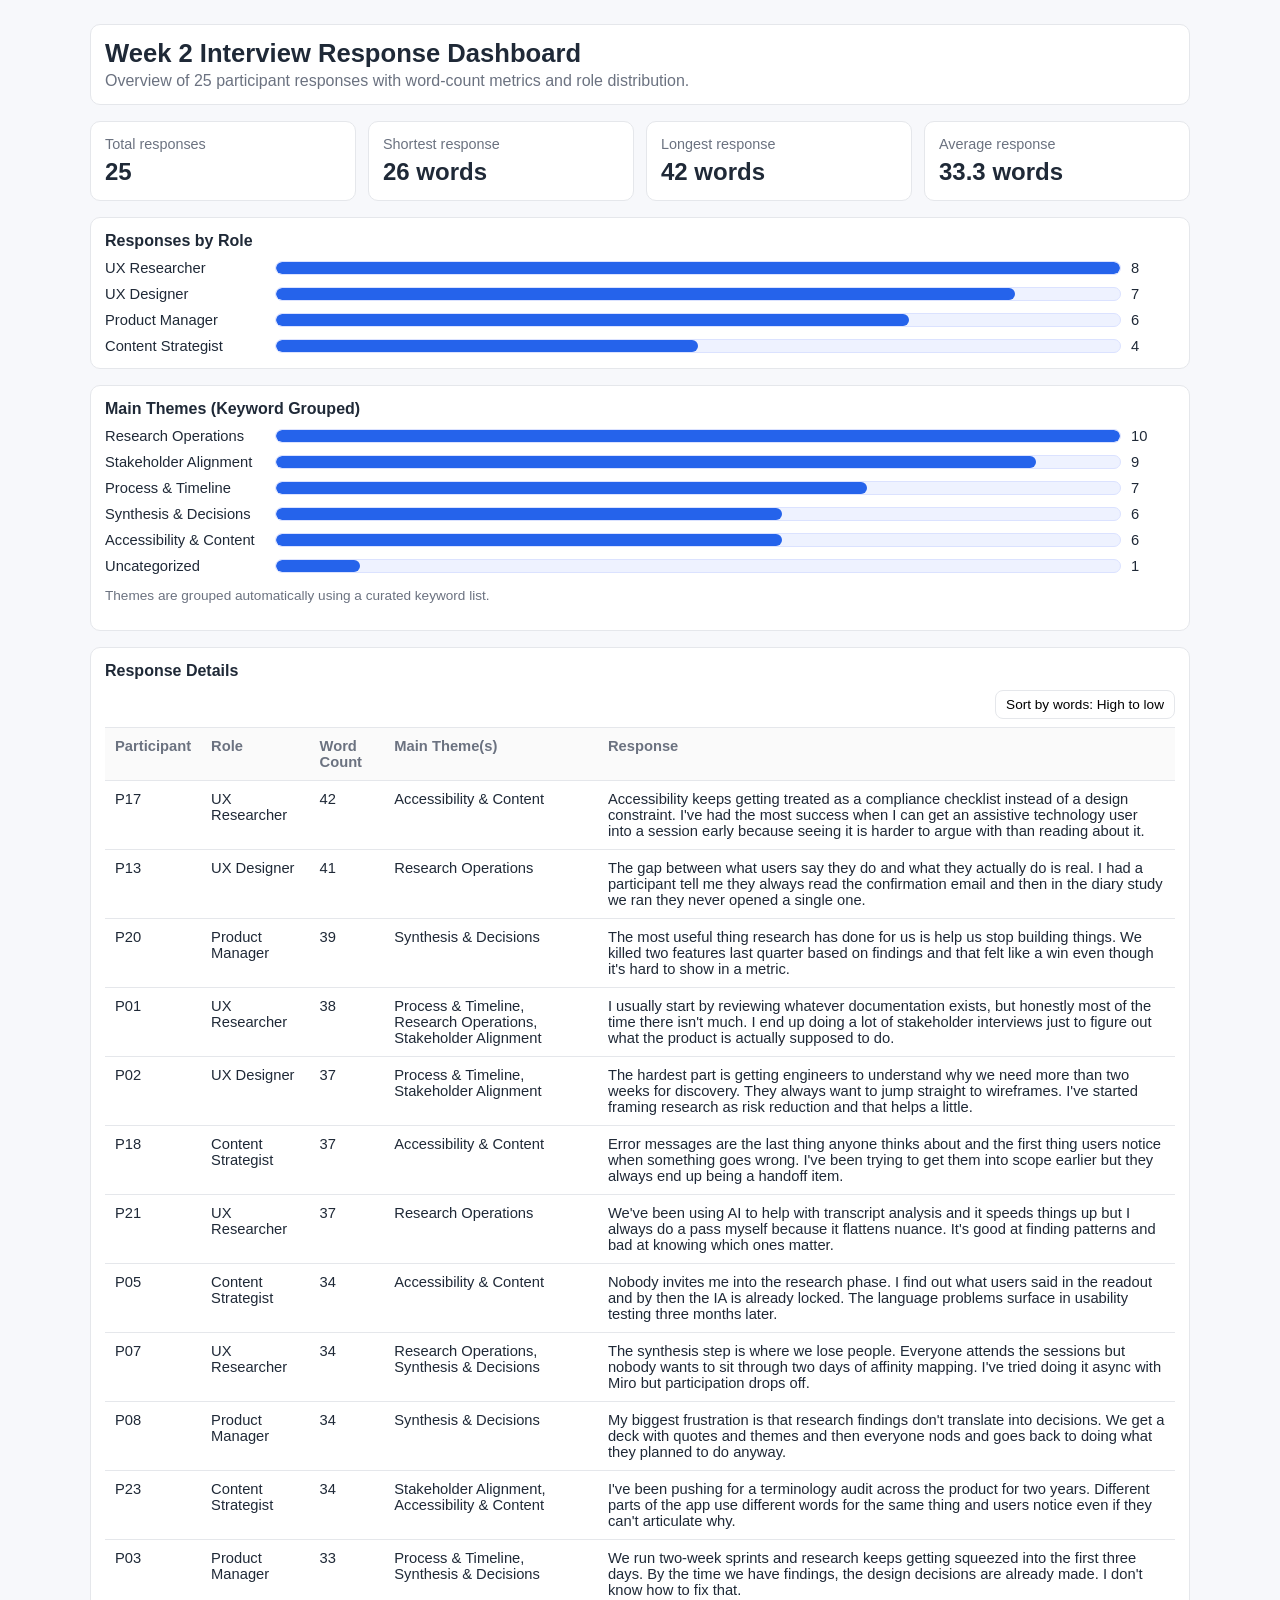
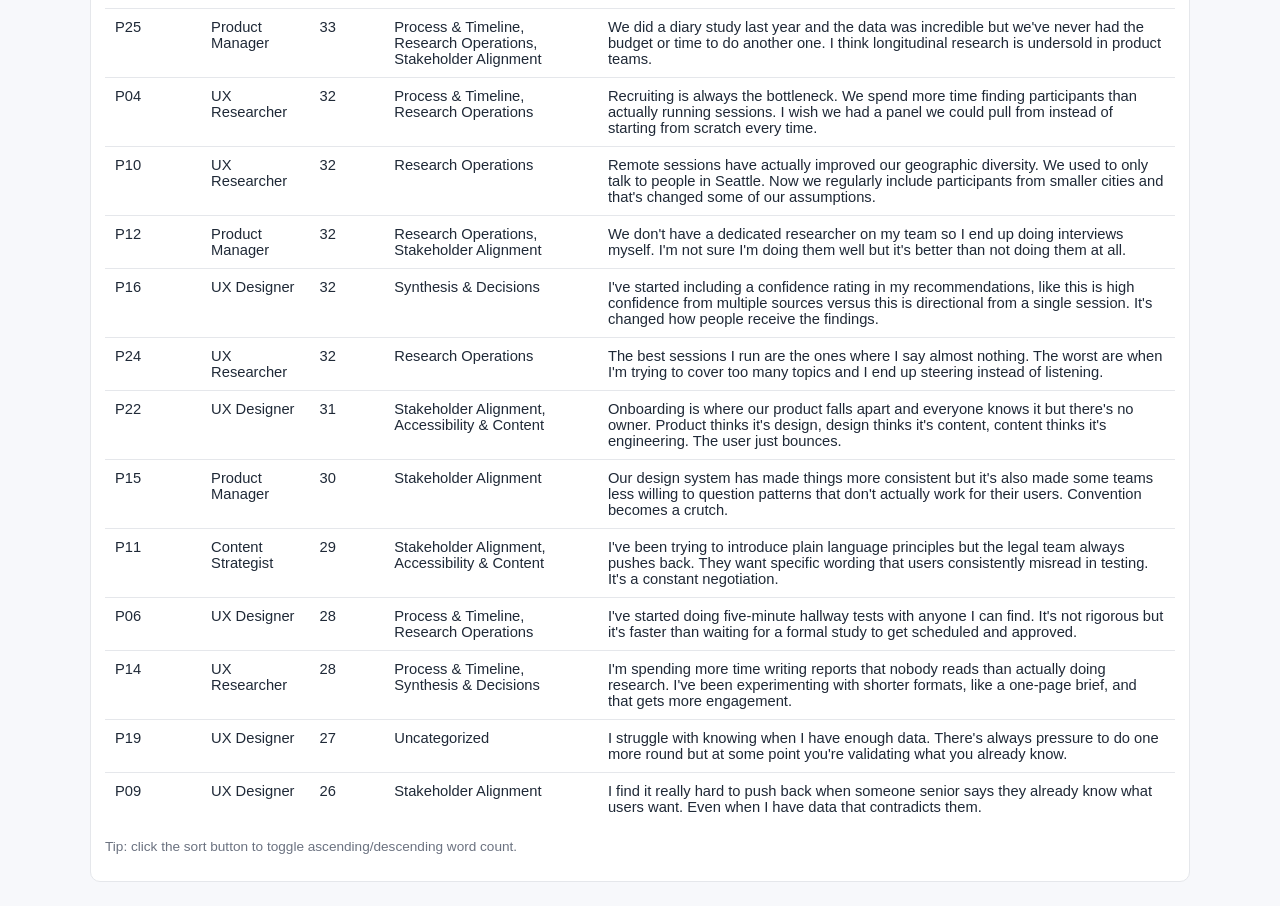
<file: HCDE 530 Week 2 Project/demo_dashboard.html>
<!doctype html>
<html lang="en">
<head>
  <meta charset="UTF-8">
  <meta name="viewport" content="width=device-width, initial-scale=1.0">
  <title>Week 2 Response Dashboard</title>
  <style>
    :root {
      --bg: #f7f8fb;
      --card: #ffffff;
      --ink: #1f2937;
      --muted: #6b7280;
      --accent: #2563eb;
      --line: #e5e7eb;
    }
    * { box-sizing: border-box; }
    body {
      margin: 0;
      font-family: -apple-system, BlinkMacSystemFont, "Segoe UI", Roboto, sans-serif;
      background: var(--bg);
      color: var(--ink);
      padding: 24px;
    }
    .container {
      max-width: 1100px;
      margin: 0 auto;
      display: grid;
      gap: 16px;
    }
    .header h1 {
      margin: 0 0 4px;
      font-size: 1.6rem;
    }
    .header p {
      margin: 0;
      color: var(--muted);
    }
    .grid {
      display: grid;
      grid-template-columns: repeat(auto-fit, minmax(180px, 1fr));
      gap: 12px;
    }
    .card {
      background: var(--card);
      border: 1px solid var(--line);
      border-radius: 10px;
      padding: 14px;
    }
    .kpi-label {
      color: var(--muted);
      font-size: 0.9rem;
      margin-bottom: 6px;
    }
    .kpi-value {
      font-size: 1.5rem;
      font-weight: 700;
    }
    .section-title {
      margin: 0 0 10px;
      font-size: 1rem;
    }
    .bars {
      display: grid;
      gap: 10px;
    }
    .bar-row {
      display: grid;
      grid-template-columns: 160px 1fr 44px;
      gap: 10px;
      align-items: center;
      font-size: 0.92rem;
    }
    .bar-wrap {
      height: 14px;
      background: #eef2ff;
      border-radius: 999px;
      overflow: hidden;
      border: 1px solid #dbe2ff;
    }
    .bar {
      height: 100%;
      background: var(--accent);
      border-radius: 999px;
    }
    table {
      width: 100%;
      border-collapse: collapse;
      font-size: 0.92rem;
    }
    th, td {
      text-align: left;
      padding: 10px;
      border-top: 1px solid var(--line);
      vertical-align: top;
    }
    th {
      color: var(--muted);
      font-weight: 600;
      background: #fafafa;
    }
    .small {
      color: var(--muted);
      font-size: 0.85rem;
    }
    .btn {
      border: 1px solid var(--line);
      background: #fff;
      border-radius: 8px;
      padding: 6px 10px;
      cursor: pointer;
      font-size: 0.85rem;
    }
    .controls {
      display: flex;
      justify-content: flex-end;
      margin-bottom: 8px;
    }
  </style>
</head>
<body>
  <main class="container">
    <section class="header card">
      <h1>Week 2 Interview Response Dashboard</h1>
      <p>Overview of 25 participant responses with word-count metrics and role distribution.</p>
    </section>

    <section class="grid" id="kpis"></section>

    <section class="card">
      <h2 class="section-title">Responses by Role</h2>
      <div class="bars" id="role-bars"></div>
    </section>

    <section class="card">
      <h2 class="section-title">Main Themes (Keyword Grouped)</h2>
      <div class="bars" id="theme-bars"></div>
      <p class="small">Themes are grouped automatically using a curated keyword list.</p>
    </section>

    <section class="card">
      <h2 class="section-title">Response Details</h2>
      <div class="controls">
        <button class="btn" id="sort-btn" type="button">Sort by words: High to low</button>
      </div>
      <table>
        <thead>
          <tr>
            <th>Participant</th>
            <th>Role</th>
            <th>Word Count</th>
            <th>Main Theme(s)</th>
            <th>Response</th>
          </tr>
        </thead>
        <tbody id="response-body"></tbody>
      </table>
      <p class="small">Tip: click the sort button to toggle ascending/descending word count.</p>
    </section>
  </main>

  <script>
    const responses = [
      { participant_id: "P01", role: "UX Researcher", response: "I usually start by reviewing whatever documentation exists, but honestly most of the time there isn't much. I end up doing a lot of stakeholder interviews just to figure out what the product is actually supposed to do." },
      { participant_id: "P02", role: "UX Designer", response: "The hardest part is getting engineers to understand why we need more than two weeks for discovery. They always want to jump straight to wireframes. I've started framing research as risk reduction and that helps a little." },
      { participant_id: "P03", role: "Product Manager", response: "We run two-week sprints and research keeps getting squeezed into the first three days. By the time we have findings, the design decisions are already made. I don't know how to fix that." },
      { participant_id: "P04", role: "UX Researcher", response: "Recruiting is always the bottleneck. We spend more time finding participants than actually running sessions. I wish we had a panel we could pull from instead of starting from scratch every time." },
      { participant_id: "P05", role: "Content Strategist", response: "Nobody invites me into the research phase. I find out what users said in the readout and by then the IA is already locked. The language problems surface in usability testing three months later." },
      { participant_id: "P06", role: "UX Designer", response: "I've started doing five-minute hallway tests with anyone I can find. It's not rigorous but it's faster than waiting for a formal study to get scheduled and approved." },
      { participant_id: "P07", role: "UX Researcher", response: "The synthesis step is where we lose people. Everyone attends the sessions but nobody wants to sit through two days of affinity mapping. I've tried doing it async with Miro but participation drops off." },
      { participant_id: "P08", role: "Product Manager", response: "My biggest frustration is that research findings don't translate into decisions. We get a deck with quotes and themes and then everyone nods and goes back to doing what they planned to do anyway." },
      { participant_id: "P09", role: "UX Designer", response: "I find it really hard to push back when someone senior says they already know what users want. Even when I have data that contradicts them." },
      { participant_id: "P10", role: "UX Researcher", response: "Remote sessions have actually improved our geographic diversity. We used to only talk to people in Seattle. Now we regularly include participants from smaller cities and that's changed some of our assumptions." },
      { participant_id: "P11", role: "Content Strategist", response: "I've been trying to introduce plain language principles but the legal team always pushes back. They want specific wording that users consistently misread in testing. It's a constant negotiation." },
      { participant_id: "P12", role: "Product Manager", response: "We don't have a dedicated researcher on my team so I end up doing interviews myself. I'm not sure I'm doing them well but it's better than not doing them at all." },
      { participant_id: "P13", role: "UX Designer", response: "The gap between what users say they do and what they actually do is real. I had a participant tell me they always read the confirmation email and then in the diary study we ran they never opened a single one." },
      { participant_id: "P14", role: "UX Researcher", response: "I'm spending more time writing reports that nobody reads than actually doing research. I've been experimenting with shorter formats, like a one-page brief, and that gets more engagement." },
      { participant_id: "P15", role: "Product Manager", response: "Our design system has made things more consistent but it's also made some teams less willing to question patterns that don't actually work for their users. Convention becomes a crutch." },
      { participant_id: "P16", role: "UX Designer", response: "I've started including a confidence rating in my recommendations, like this is high confidence from multiple sources versus this is directional from a single session. It's changed how people receive the findings." },
      { participant_id: "P17", role: "UX Researcher", response: "Accessibility keeps getting treated as a compliance checklist instead of a design constraint. I've had the most success when I can get an assistive technology user into a session early because seeing it is harder to argue with than reading about it." },
      { participant_id: "P18", role: "Content Strategist", response: "Error messages are the last thing anyone thinks about and the first thing users notice when something goes wrong. I've been trying to get them into scope earlier but they always end up being a handoff item." },
      { participant_id: "P19", role: "UX Designer", response: "I struggle with knowing when I have enough data. There's always pressure to do one more round but at some point you're validating what you already know." },
      { participant_id: "P20", role: "Product Manager", response: "The most useful thing research has done for us is help us stop building things. We killed two features last quarter based on findings and that felt like a win even though it's hard to show in a metric." },
      { participant_id: "P21", role: "UX Researcher", response: "We've been using AI to help with transcript analysis and it speeds things up but I always do a pass myself because it flattens nuance. It's good at finding patterns and bad at knowing which ones matter." },
      { participant_id: "P22", role: "UX Designer", response: "Onboarding is where our product falls apart and everyone knows it but there's no owner. Product thinks it's design, design thinks it's content, content thinks it's engineering. The user just bounces." },
      { participant_id: "P23", role: "Content Strategist", response: "I've been pushing for a terminology audit across the product for two years. Different parts of the app use different words for the same thing and users notice even if they can't articulate why." },
      { participant_id: "P24", role: "UX Researcher", response: "The best sessions I run are the ones where I say almost nothing. The worst are when I'm trying to cover too many topics and I end up steering instead of listening." },
      { participant_id: "P25", role: "Product Manager", response: "We did a diary study last year and the data was incredible but we've never had the budget or time to do another one. I think longitudinal research is undersold in product teams." }
    ];

    function countWords(text) {
      return text.trim().split(/\s+/).length;
    }

    // Curated keyword list for simple, explainable auto-grouping.
    const themeKeywords = {
      "Process & Timeline": ["sprint", "discovery", "timeline", "time", "schedule", "approved", "budget"],
      "Research Operations": ["recruit", "participants", "sessions", "study", "diary", "interviews", "transcript"],
      "Stakeholder Alignment": ["stakeholder", "engineers", "product", "senior", "team", "legal", "owner"],
      "Synthesis & Decisions": ["synthesis", "findings", "themes", "deck", "decisions", "reports", "affinity"],
      "Accessibility & Content": ["accessibility", "assistive", "language", "terminology", "content", "error messages", "plain language"]
    };

    function assignThemes(text) {
      const lower = text.toLowerCase();
      const matches = [];
      Object.entries(themeKeywords).forEach(([theme, keywords]) => {
        if (keywords.some((keyword) => lower.includes(keyword))) {
          matches.push(theme);
        }
      });
      return matches.length ? matches : ["Uncategorized"];
    }

    const enriched = responses.map((r) => ({
      ...r,
      words: countWords(r.response),
      themes: assignThemes(r.response)
    }));
    const wordCounts = enriched.map((r) => r.words);
    const total = wordCounts.length;
    const shortest = Math.min(...wordCounts);
    const longest = Math.max(...wordCounts);
    const average = wordCounts.reduce((a, b) => a + b, 0) / total;

    const roleCounts = enriched.reduce((acc, row) => {
      acc[row.role] = (acc[row.role] || 0) + 1;
      return acc;
    }, {});

    const kpis = [
      ["Total responses", total],
      ["Shortest response", shortest + " words"],
      ["Longest response", longest + " words"],
      ["Average response", average.toFixed(1) + " words"]
    ];

    const kpiContainer = document.getElementById("kpis");
    kpis.forEach(([label, value]) => {
      const card = document.createElement("article");
      card.className = "card";
      card.innerHTML = `<div class="kpi-label">${label}</div><div class="kpi-value">${value}</div>`;
      kpiContainer.appendChild(card);
    });

    const maxRoleCount = Math.max(...Object.values(roleCounts));
    const roleBars = document.getElementById("role-bars");
    Object.entries(roleCounts)
      .sort((a, b) => b[1] - a[1])
      .forEach(([role, count]) => {
        const pct = (count / maxRoleCount) * 100;
        const row = document.createElement("div");
        row.className = "bar-row";
        row.innerHTML = `
          <div>${role}</div>
          <div class="bar-wrap"><div class="bar" style="width: ${pct}%;"></div></div>
          <div>${count}</div>
        `;
        roleBars.appendChild(row);
      });

    const themeCounts = enriched.reduce((acc, row) => {
      row.themes.forEach((theme) => {
        acc[theme] = (acc[theme] || 0) + 1;
      });
      return acc;
    }, {});

    const maxThemeCount = Math.max(...Object.values(themeCounts));
    const themeBars = document.getElementById("theme-bars");
    Object.entries(themeCounts)
      .sort((a, b) => b[1] - a[1])
      .forEach(([theme, count]) => {
        const pct = (count / maxThemeCount) * 100;
        const row = document.createElement("div");
        row.className = "bar-row";
        row.innerHTML = `
          <div>${theme}</div>
          <div class="bar-wrap"><div class="bar" style="width: ${pct}%;"></div></div>
          <div>${count}</div>
        `;
        themeBars.appendChild(row);
      });

    const tbody = document.getElementById("response-body");
    const sortBtn = document.getElementById("sort-btn");
    let descending = true;

    function renderTable() {
      const rows = [...enriched].sort((a, b) => descending ? b.words - a.words : a.words - b.words);
      tbody.innerHTML = rows.map((row) => `
        <tr>
          <td>${row.participant_id}</td>
          <td>${row.role}</td>
          <td>${row.words}</td>
          <td>${row.themes.join(", ")}</td>
          <td>${row.response}</td>
        </tr>
      `).join("");
      sortBtn.textContent = descending ? "Sort by words: High to low" : "Sort by words: Low to high";
    }

    sortBtn.addEventListener("click", () => {
      descending = !descending;
      renderTable();
    });

    renderTable();
  </script>
</body>
</html>
</file>
